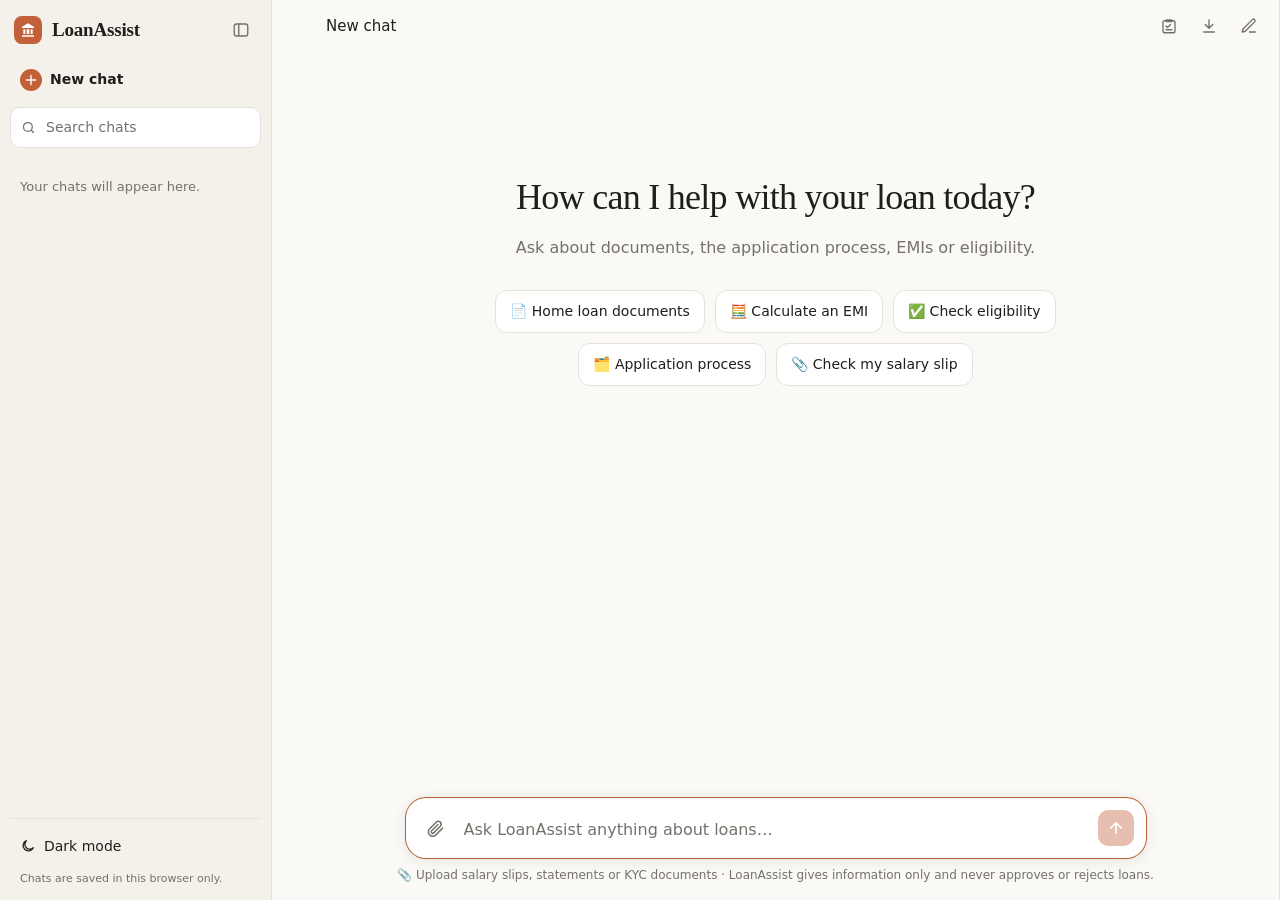
<file: frontend/index.html>
<!doctype html>
<html lang="en">
  <head>
    <meta charset="UTF-8" />
    <meta name="viewport" content="width=device-width, initial-scale=1.0" />
    <title>LoanAssist AI</title>
    <script>
      // Apply the saved theme before first paint to avoid a light/dark flash.
      try { const t = localStorage.getItem("loanassist.theme"); if (t) document.documentElement.dataset.theme = t; } catch {}
    </script>
    <link rel="stylesheet" href="css/styles.css" />
  </head>
  <body>
    <div class="app" id="app">
      <!-- ================= Sidebar ================= -->
      <aside class="sidebar" id="sidebar" aria-label="Chat history">
        <div class="sidebar-top">
          <div class="brand">
            <span class="brand-mark" aria-hidden="true">
              <svg viewBox="0 0 24 24" width="16" height="16"><path fill="currentColor" d="M12 2 3 7v2h18V7l-9-5Zm-7 9v7h3v-7H5Zm5 0v7h4v-7h-4Zm6 0v7h3v-7h-3ZM3 20v2h18v-2H3Z"/></svg>
            </span>
            <span class="brand-name">LoanAssist</span>
          </div>
          <button class="icon-btn" id="closeSidebar" type="button" title="Close sidebar" aria-label="Close sidebar">
            <svg viewBox="0 0 24 24" width="18" height="18" aria-hidden="true"><rect x="3" y="4" width="18" height="16" rx="3" fill="none" stroke="currentColor" stroke-width="1.8"/><path d="M9 4v16" stroke="currentColor" stroke-width="1.8"/></svg>
          </button>
        </div>

        <button id="newChat" class="new-chat-btn" type="button">
          <svg viewBox="0 0 24 24" width="16" height="16" aria-hidden="true"><path fill="none" stroke="currentColor" stroke-width="2" stroke-linecap="round" d="M12 5v14M5 12h14"/></svg>
          New chat
        </button>

        <div class="search">
          <svg viewBox="0 0 24 24" width="15" height="15" aria-hidden="true"><circle cx="11" cy="11" r="7" fill="none" stroke="currentColor" stroke-width="2"/><path d="m20 20-3.5-3.5" stroke="currentColor" stroke-width="2" stroke-linecap="round"/></svg>
          <label class="sr-only" for="searchInput">Search chats</label>
          <input id="searchInput" type="search" placeholder="Search chats" autocomplete="off" />
        </div>

        <nav class="history" id="history" aria-label="Previous chats"></nav>

        <div class="sidebar-footer">
          <div class="account" id="account" hidden>
            <span class="account-avatar" id="accountInitial" aria-hidden="true"></span>
            <span class="account-email" id="accountEmail"></span>
            <button class="icon-btn" id="signOut" type="button" title="Sign out" aria-label="Sign out">
              <svg viewBox="0 0 24 24" width="16" height="16" aria-hidden="true"><path d="M15 4h3a2 2 0 0 1 2 2v12a2 2 0 0 1-2 2h-3M10 17l5-5-5-5M15 12H3" fill="none" stroke="currentColor" stroke-width="2" stroke-linecap="round" stroke-linejoin="round"/></svg>
            </button>
          </div>
          <button id="themeToggle" class="theme-btn" type="button" aria-label="Toggle light or dark mode">
            <svg class="icon-sun" viewBox="0 0 24 24" width="16" height="16" aria-hidden="true"><circle cx="12" cy="12" r="4" fill="none" stroke="currentColor" stroke-width="2"/><path d="M12 2v2M12 20v2M4.9 4.9l1.4 1.4M17.7 17.7l1.4 1.4M2 12h2M20 12h2M4.9 19.1l1.4-1.4M17.7 6.3l1.4-1.4" stroke="currentColor" stroke-width="2" stroke-linecap="round"/></svg>
            <svg class="icon-moon" viewBox="0 0 24 24" width="16" height="16" aria-hidden="true"><path d="M20 14.5A8 8 0 1 1 9.5 4a6.5 6.5 0 0 0 10.5 10.5Z" fill="none" stroke="currentColor" stroke-width="2" stroke-linejoin="round"/></svg>
            <span id="themeLabel">Dark mode</span>
          </button>
          <p class="storage-note" id="storageNote">Chats are saved in this browser only.</p>
        </div>
      </aside>
      <div class="backdrop" id="backdrop"></div>

      <!-- ================= Main ================= -->
      <div class="main">
        <header class="topbar">
          <button class="icon-btn" id="openSidebar" type="button" title="Open sidebar" aria-label="Open sidebar">
            <svg viewBox="0 0 24 24" width="18" height="18" aria-hidden="true"><rect x="3" y="4" width="18" height="16" rx="3" fill="none" stroke="currentColor" stroke-width="1.8"/><path d="M9 4v16" stroke="currentColor" stroke-width="1.8"/></svg>
          </button>
          <h2 id="chatTitle" class="chat-title">New chat</h2>
          <button class="icon-btn" id="openChecklist" type="button" title="Application checklist" aria-label="Application checklist">
            <svg viewBox="0 0 24 24" width="18" height="18" aria-hidden="true"><path d="M9 4h6a1 1 0 0 1 1 1v1H8V5a1 1 0 0 1 1-1Z M8 5H6a2 2 0 0 0-2 2v12a2 2 0 0 0 2 2h12a2 2 0 0 0 2-2V7a2 2 0 0 0-2-2h-2 M8 12l2 2 4-4 M8 17h8" fill="none" stroke="currentColor" stroke-width="1.8" stroke-linecap="round" stroke-linejoin="round"/></svg>
          </button>
          <button class="icon-btn" id="exportChat" type="button" title="Export chat as PDF" aria-label="Export chat as PDF">
            <svg viewBox="0 0 24 24" width="18" height="18" aria-hidden="true"><path d="M12 4v11M7 10l5 5 5-5M5 20h14" fill="none" stroke="currentColor" stroke-width="1.8" stroke-linecap="round" stroke-linejoin="round"/></svg>
          </button>
          <button class="icon-btn" id="topNewChat" type="button" title="New chat" aria-label="New chat">
            <svg viewBox="0 0 24 24" width="18" height="18" aria-hidden="true"><path d="M12 20h9M16.5 3.5a2.1 2.1 0 0 1 3 3L7 19l-4 1 1-4Z" fill="none" stroke="currentColor" stroke-width="1.8" stroke-linejoin="round"/></svg>
          </button>
        </header>

        <main id="scroller" class="scroller">
          <div class="thread" id="thread">
            <header class="print-header" aria-hidden="true"><strong id="printTitle"></strong><span id="printMeta"></span></header>
            <section id="welcome" class="welcome">
              <h1>How can I help with your loan today?</h1>
              <p>Ask about documents, the application process, EMIs or eligibility.</p>
              <div class="suggestions">
                <button type="button" class="chip" data-prompt="What documents are required for a home loan?">📄 Home loan documents</button>
                <button type="button" class="chip" data-prompt="Calculate EMI for a 5000000 loan at 8.5% for 20 years">🧮 Calculate an EMI</button>
                <button type="button" class="chip" data-prompt="What is the eligibility criteria for a personal loan?">✅ Check eligibility</button>
                <button type="button" class="chip" data-prompt="Explain the loan application process step by step">🗂️ Application process</button>
                <button type="button" class="chip" data-action="upload">📎 Check my salary slip</button>
              </div>
            </section>
            <section id="chatMessages" class="messages" aria-live="polite"></section>
          </div>
        </main>

        <footer class="composer-wrap">
          <form id="chatForm" class="composer">
            <button id="attachButton" class="attach-btn" type="button" title="Upload a document (PDF, PNG, JPG · up to 20 MB)" aria-label="Upload a document">
              <svg viewBox="0 0 24 24" width="19" height="19" aria-hidden="true"><path d="m21 11.5-8.6 8.6a5.5 5.5 0 0 1-7.8-7.8l8.6-8.6a3.7 3.7 0 0 1 5.2 5.2l-8.6 8.6a1.8 1.8 0 0 1-2.6-2.6l7.9-7.9" fill="none" stroke="currentColor" stroke-width="1.9" stroke-linecap="round" stroke-linejoin="round"/></svg>
            </button>
            <input id="fileInput" type="file" accept="application/pdf,image/png,image/jpeg" hidden />
            <label class="sr-only" for="messageInput">Your message</label>
            <textarea id="messageInput" rows="1" maxlength="4000" placeholder="Ask LoanAssist anything about loans…" required></textarea>
            <button id="sendButton" class="send-btn" type="submit" aria-label="Send message" disabled>
              <svg viewBox="0 0 24 24" width="18" height="18" aria-hidden="true"><path fill="none" stroke="currentColor" stroke-width="2.2" stroke-linecap="round" stroke-linejoin="round" d="M12 19V5M5 12l7-7 7 7"/></svg>
            </button>
          </form>
          <p class="note">📎 Upload salary slips, statements or KYC documents · LoanAssist gives information only and never approves or rejects loans.</p>
        </footer>
      </div>

      <!-- Side panel: source preview / application checklist -->
      <aside class="side-panel" id="sidePanel" aria-hidden="true">
        <div class="panel-head">
          <h2 id="panelTitle"></h2>
          <button class="icon-btn" id="closePanel" type="button" title="Close" aria-label="Close panel">
            <svg viewBox="0 0 24 24" width="18" height="18" aria-hidden="true"><path d="M6 6l12 12M18 6 6 18" fill="none" stroke="currentColor" stroke-width="2" stroke-linecap="round"/></svg>
          </button>
        </div>
        <div class="panel-body" id="panelBody"></div>
      </aside>
    </div>

    <div class="toast" id="toast" role="status" aria-live="polite"></div>

    <!-- ================= Sign-in screen ================= -->
    <div class="auth-gate" id="authGate" hidden>
      <div class="auth-card">
        <span class="brand-mark big" aria-hidden="true">
          <svg viewBox="0 0 24 24" width="24" height="24"><path fill="currentColor" d="M12 2 3 7v2h18V7l-9-5Zm-7 9v7h3v-7H5Zm5 0v7h4v-7h-4Zm6 0v7h3v-7h-3ZM3 20v2h18v-2H3Z"/></svg>
        </span>
        <h1>Welcome to LoanAssist</h1>
        <p>Sign in to chat and keep your history on every device.</p>
        <button id="signIn" class="primary-btn" type="button">Sign in</button>
        <button id="signUp" class="secondary-btn" type="button">Create an account</button>
        <p class="auth-error" id="authError" hidden></p>
        <p class="fine-print">LoanAssist gives information only. It does not approve or reject loans.</p>
      </div>
    </div>

    <script src="js/config.js"></script>
    <script src="js/auth-config.js"></script>
    <script src="js/app.js"></script>
  </body>
</html>
</file>
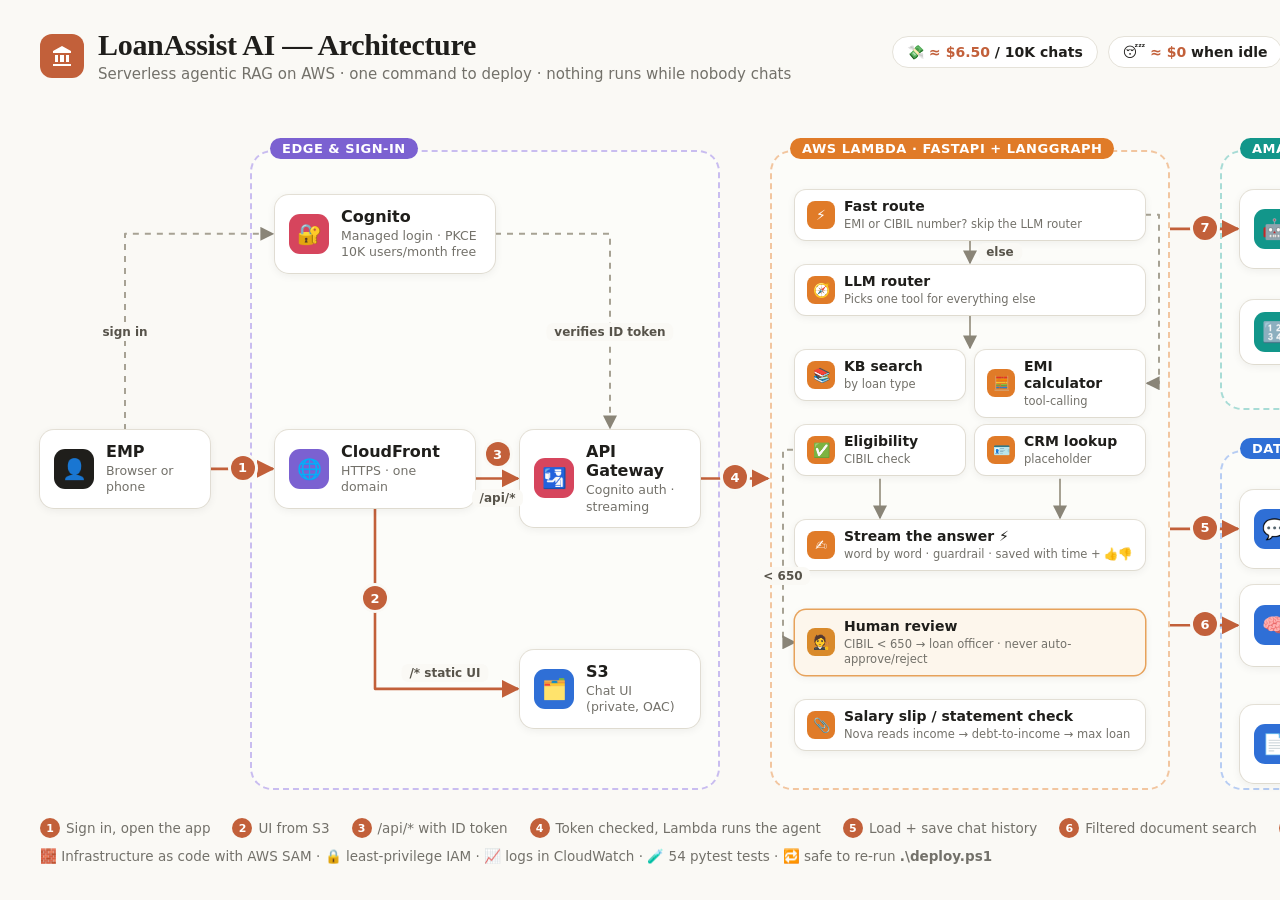
<file: docs/architecture.html>
<!doctype html>
<!-- Source for docs/architecture.png. Re-render with headless Chrome at 1680x900, scale 2. -->
<html lang="en">
<head>
<meta charset="utf-8" />
<title>LoanAssist AI architecture</title>
<style>
  :root {
    --bg: #faf9f5; --card: #ffffff; --text: #1f1e1b; --muted: #73716a; --line: #b9b4a7;
    --accent: #c2603a;
    --edge: #7b61d1; --auth: #d6455d; --compute: #e07b28; --ai: #12968a; --data: #2f6fd6; --ops: #6b7280;
  }
  * { box-sizing: border-box; }
  body { margin: 0; width: 1680px; height: 900px; background: var(--bg); font-family: "Segoe UI", system-ui, sans-serif; color: var(--text); position: relative; overflow: hidden; }
  .title { position: absolute; left: 40px; top: 28px; display: flex; align-items: center; gap: 14px; }
  .logo { width: 44px; height: 44px; border-radius: 12px; background: var(--accent); display: grid; place-items: center; color: #fff; }
  .title h1 { margin: 0; font: 600 30px/1.1 "Palatino Linotype", Georgia, serif; letter-spacing: -0.01em; }
  .title p { margin: 4px 0 0; color: var(--muted); font-size: 15px; }
  .chips { position: absolute; right: 40px; top: 36px; display: flex; gap: 10px; }
  .chip { padding: 7px 14px; border-radius: 999px; background: var(--card); border: 1px solid #e5e2d9; font-size: 14px; font-weight: 600; }
  .chip b { color: var(--accent); }

  .group { position: absolute; border-radius: 22px; border: 2px dashed; background: rgba(255,255,255,0.45); }
  .group > .label { position: absolute; top: -14px; left: 18px; padding: 3px 12px; border-radius: 999px; color: #fff; font-size: 13px; font-weight: 700; letter-spacing: 0.04em; text-transform: uppercase; }

  .node { position: absolute; display: flex; align-items: center; gap: 12px; padding: 12px 14px; background: var(--card); border-radius: 14px; box-shadow: 0 2px 10px rgba(30,25,15,0.07), 0 0 0 1px #e8e4da; z-index: 2; }
  .node .ic { flex: none; width: 40px; height: 40px; border-radius: 11px; display: grid; place-items: center; color: #fff; font-size: 20px; font-weight: 700; }
  .node h3 { margin: 0; font-size: 16px; line-height: 1.2; }
  .node p { margin: 2px 0 0; font-size: 12.5px; color: var(--muted); line-height: 1.3; }
  .node.small { padding: 8px 12px; border-radius: 11px; gap: 9px; }
  .node.small .ic { width: 28px; height: 28px; border-radius: 8px; font-size: 14px; }
  .node.small h3 { font-size: 14px; }
  .node.small p { font-size: 11.5px; }
  .node.warn { box-shadow: 0 0 0 1.5px #e7a25b, 0 2px 10px rgba(30,25,15,0.07); background: #fdf6ec; }

  .edge .ic { background: var(--edge); } .auth .ic { background: var(--auth); } .compute .ic { background: var(--compute); }
  .ai .ic { background: var(--ai); } .data .ic { background: var(--data); } .ops .ic { background: var(--ops); } .user .ic { background: var(--text); }

  svg.wires { position: absolute; inset: 0; z-index: 1; overflow: visible; }
  .lbl { position: absolute; z-index: 3; transform: translate(-50%, -50%); padding: 2px 8px; border-radius: 7px; background: var(--bg); font-size: 12px; font-weight: 600; color: #57534a; white-space: nowrap; }
  .num { position: absolute; z-index: 4; transform: translate(-50%, -50%); width: 24px; height: 24px; border-radius: 50%; background: var(--accent); color: #fff; display: grid; place-items: center; font-size: 13px; font-weight: 700; box-shadow: 0 0 0 3px var(--bg); }

  .legend { position: absolute; left: 40px; top: 818px; right: 40px; display: flex; flex-direction: column; gap: 10px; font-size: 13.5px; color: var(--muted); }
  .legend ol { margin: 0; padding: 0; list-style: none; display: flex; gap: 22px; white-space: nowrap; }
  .legend li { display: flex; align-items: center; gap: 6px; }
  .legend li span { width: 20px; height: 20px; border-radius: 50%; background: var(--accent); color: #fff; display: grid; place-items: center; font-size: 11px; font-weight: 700; }
</style>
</head>
<body>
  <div class="title">
    <div class="logo"><svg viewBox="0 0 24 24" width="24" height="24"><path fill="currentColor" d="M12 2 3 7v2h18V7l-9-5Zm-7 9v7h3v-7H5Zm5 0v7h4v-7h-4Zm6 0v7h3v-7h-3ZM3 20v2h18v-2H3Z"/></svg></div>
    <div><h1>LoanAssist AI — Architecture</h1><p>Serverless agentic RAG on AWS · one command to deploy · nothing runs while nobody chats</p></div>
  </div>
  <div class="chips">
    <div class="chip">💸 <b>≈ $6.50</b> / 10K chats</div>
    <div class="chip">😴 <b>≈ $0</b> when idle</div>
    <div class="chip">⚡ <b>streamed</b> answers</div>
    <div class="chip">🚀 <b>.\deploy.ps1</b></div>
  </div>

  <!-- Groups -->
  <div class="group" style="left:250px;top:150px;width:470px;height:640px;border-color:#c9bdf0"><div class="label" style="background:var(--edge)">Edge &amp; Sign-in</div></div>
  <div class="group" style="left:770px;top:150px;width:400px;height:640px;border-color:#f2c6a0"><div class="label" style="background:var(--compute)">AWS Lambda · FastAPI + LangGraph</div></div>
  <div class="group" style="left:1220px;top:150px;width:420px;height:260px;border-color:#a8dcd6"><div class="label" style="background:var(--ai)">Amazon Bedrock</div></div>
  <div class="group" style="left:1220px;top:450px;width:420px;height:340px;border-color:#b7cdf3"><div class="label" style="background:var(--data)">Data</div></div>

  <!-- User -->
  <div class="node user" id="user" style="left:40px;top:430px;width:170px"><div class="ic">👤</div><div><h3>EMP</h3><p>Browser or phone</p></div></div>

  <!-- Edge & auth -->
  <div class="node auth" id="cognito" style="left:275px;top:195px;width:220px"><div class="ic">🔐</div><div><h3>Cognito</h3><p>Managed login · PKCE<br/>10K users/month free</p></div></div>
  <div class="node edge" id="cf" style="left:275px;top:430px;width:200px"><div class="ic">🌐</div><div><h3>CloudFront</h3><p>HTTPS · one domain</p></div></div>
  <div class="node auth" id="apigw" style="left:520px;top:430px;width:180px"><div class="ic">🛂</div><div><h3>API Gateway</h3><p>Cognito auth · streaming</p></div></div>
  <div class="node data" id="s3web" style="left:520px;top:650px;width:180px"><div class="ic">🗂️</div><div><h3>S3</h3><p>Chat UI (private, OAC)</p></div></div>

  <!-- Lambda: agent flow -->
  <div class="node small compute" id="fast" style="left:795px;top:190px;width:350px"><div class="ic">⚡</div><div><h3>Fast route</h3><p>EMI or CIBIL number? skip the LLM router</p></div></div>
  <div class="node small compute" id="router" style="left:795px;top:265px;width:350px"><div class="ic">🧭</div><div><h3>LLM router</h3><p>Picks one tool for everything else</p></div></div>
  <div class="node small compute" id="tkb" style="left:795px;top:350px;width:170px"><div class="ic">📚</div><div><h3>KB search</h3><p>by loan type</p></div></div>
  <div class="node small compute" id="temi" style="left:975px;top:350px;width:170px"><div class="ic">🧮</div><div><h3>EMI calculator</h3><p>tool-calling</p></div></div>
  <div class="node small compute" id="tel" style="left:795px;top:425px;width:170px"><div class="ic">✅</div><div><h3>Eligibility</h3><p>CIBIL check</p></div></div>
  <div class="node small compute" id="tcust" style="left:975px;top:425px;width:170px"><div class="ic">🪪</div><div><h3>CRM lookup</h3><p>placeholder</p></div></div>
  <div class="node small compute" id="gen" style="left:795px;top:520px;width:350px"><div class="ic">✍️</div><div><h3>Stream the answer ⚡</h3><p>word by word · guardrail · saved with time + 👍👎</p></div></div>
  <div class="node small warn" id="human" style="left:795px;top:610px;width:350px"><div class="ic" style="background:#d98a2b">🧑‍⚖️</div><div><h3>Human review</h3><p>CIBIL &lt; 650 → loan officer · never auto-approve/reject</p></div></div>
  <div class="node small compute" id="docchk" style="left:795px;top:700px;width:350px"><div class="ic">📎</div><div><h3>Salary slip / statement check</h3><p>Nova reads income → debt-to-income → max loan</p></div></div>

  <!-- Bedrock -->
  <div class="node ai" id="nova" style="left:1240px;top:190px;width:185px"><div class="ic">🤖</div><div><h3>Nova Lite</h3><p>router · tools · reads PDFs</p></div></div>
  <div class="node ai" id="guard" style="left:1440px;top:190px;width:180px"><div class="ic">🛡️</div><div><h3>Guardrail</h3><p>question + answer only</p></div></div>
  <div class="node ai" id="titan" style="left:1240px;top:300px;width:380px"><div class="ic">🔢</div><div><h3>Titan Embeddings V2</h3><p>1024-dim vectors for documents and questions</p></div></div>

  <!-- Data -->
  <div class="node data" id="ddb" style="left:1240px;top:490px;width:380px"><div class="ic">💬</div><div><h3>DynamoDB</h3><p>Chats · feedback · document facts — per user, every device</p></div></div>
  <div class="node data" id="kb" style="left:1240px;top:585px;width:205px"><div class="ic">🧠</div><div><h3>Knowledge Base</h3><p>loan_type filter</p></div></div>
  <div class="node data" id="vec" style="left:1460px;top:585px;width:160px"><div class="ic">📐</div><div><h3>S3 Vectors</h3><p>pay-per-use index</p></div></div>
  <div class="node data" id="docs" style="left:1240px;top:705px;width:380px"><div class="ic">📄</div><div><h3>S3 · loan documents</h3><p>home / personal / general + metadata.json tags</p></div></div>

  <svg class="wires" id="wires"><defs>
    <marker id="arrow" viewBox="0 0 10 10" refX="9" refY="5" markerWidth="7" markerHeight="7" orient="auto-start-reverse"><path d="M0 0 10 5 0 10z" fill="#8a8578"/></marker>
    <marker id="arrowA" viewBox="0 0 10 10" refX="9" refY="5" markerWidth="7" markerHeight="7" orient="auto-start-reverse"><path d="M0 0 10 5 0 10z" fill="#c2603a"/></marker>
  </defs></svg>

  <div class="legend">
    <ol>
      <li><span>1</span>Sign in, open the app</li>
      <li><span>2</span>UI from S3</li>
      <li><span>3</span>/api/* with ID token</li>
      <li><span>4</span>Token checked, Lambda runs the agent</li>
      <li><span>5</span>Load + save chat history</li>
      <li><span>6</span>Filtered document search</li>
      <li><span>7</span>Nova Lite streams the answer through the guardrail</li>
    </ol>
    <div>🧱 Infrastructure as code with AWS SAM · 🔒 least-privilege IAM · 📈 logs in CloudWatch · 🧪 54 pytest tests · 🔁 safe to re-run <b>.\deploy.ps1</b></div>
  </div>

<script>
  const svg = document.getElementById("wires");
  const box = (id) => { const r = document.getElementById(id).getBoundingClientRect(); return { l: r.left, r: r.right, t: r.top, b: r.bottom, cx: (r.left + r.right) / 2, cy: (r.top + r.bottom) / 2 }; };
  const groupBox = { l: 770, r: 1170, t: 150, b: 790 };
  function path(points, { dashed = false, accent = false } = {}) {
    const p = document.createElementNS("http://www.w3.org/2000/svg", "path");
    p.setAttribute("d", "M" + points.map((q) => q.join(" ")).join(" L"));
    p.setAttribute("fill", "none");
    p.setAttribute("stroke", accent ? "#c2603a" : "#a7a294");
    p.setAttribute("stroke-width", accent ? "2.6" : "2");
    p.setAttribute("stroke-linejoin", "round");
    if (dashed) p.setAttribute("stroke-dasharray", "6 6");
    p.setAttribute("marker-end", accent ? "url(#arrowA)" : "url(#arrow)");
    svg.append(p);
  }
  function label(x, y, text) { const d = document.createElement("div"); d.className = "lbl"; d.style.left = x + "px"; d.style.top = y + "px"; d.textContent = text; document.body.append(d); }
  function num(x, y, n) { const d = document.createElement("div"); d.className = "num"; d.style.left = x + "px"; d.style.top = y + "px"; d.textContent = n; document.body.append(d); }

  const u = box("user"), cg = box("cognito"), cf = box("cf"), ag = box("apigw"), s3 = box("s3web");
  // 1 user -> cloudfront, user -> cognito
  path([[u.r, cf.cy], [cf.l - 2, cf.cy]], { accent: true }); num((u.r + cf.l) / 2, cf.cy - 1, 1);
  path([[u.cx, u.t], [u.cx, cg.cy], [cg.l - 2, cg.cy]], { dashed: true }); label(u.cx, (u.t + cg.cy) / 2, "sign in");
  // 2 cloudfront -> s3 (/*)
  path([[cf.cx, cf.b], [cf.cx, s3.cy], [s3.l - 2, s3.cy]], { accent: true }); num(cf.cx, (cf.b + s3.cy) / 2, 2); label(cf.cx + 70, s3.cy - 16, "/*  static UI");
  // 3 cloudfront -> api gateway (/api/*)
  path([[cf.r, ag.cy], [ag.l - 2, ag.cy]], { accent: true }); num((cf.r + ag.l) / 2, ag.cy - 24, 3); label((cf.r + ag.l) / 2, ag.cy + 20, "/api/*");
  // cognito -> api gateway (verifies token)
  path([[cg.r, cg.cy], [ag.cx, cg.cy], [ag.cx, ag.t - 2]], { dashed: true }); label(ag.cx, (cg.cy + ag.t) / 2, "verifies ID token");
  // 4 api gateway -> lambda
  path([[ag.r, ag.cy], [groupBox.l - 2, ag.cy]], { accent: true }); num((ag.r + groupBox.l) / 2, ag.cy - 1, 4);

  // agent internal flow
  const f = box("fast"), r = box("router"), kb = box("tkb"), em = box("temi"), el = box("tel"), cu = box("tcust"), g = box("gen"), h = box("human");
  path([[f.cx, f.b], [f.cx, r.t - 2]]); label(f.cx + 30, (f.b + r.t) / 2, "else");
  path([[r.cx, r.b], [r.cx, kb.t - 2]]);
  path([[kb.cx, el.b + 4], [kb.cx, g.t - 2]]);
  path([[em.cx, cu.b + 4], [em.cx, g.t - 2]]);
  path([[f.r, f.cy], [f.r + 14, f.cy], [f.r + 14, em.cy], [em.r + 2, em.cy]], { dashed: true });
  path([[h.l, h.cy], [h.l - 12, h.cy], [h.l - 12, el.cy], [el.l - 2, el.cy]].reverse(), { dashed: true }); label(h.l - 12, (el.cy + h.cy) / 2 + 30, "< 650");

  // lambda -> right side
  const nv = box("nova"), gd = box("guard"), ti = box("titan"), dd = box("ddb"), k = box("kb"), v = box("vec"), dc = box("docs");
  path([[groupBox.r, nv.cy], [nv.l - 2, nv.cy]], { accent: true }); num((groupBox.r + nv.l) / 2, nv.cy - 1, 7);
  path([[nv.r, nv.cy], [gd.l - 2, gd.cy]]);
  path([[groupBox.r, dd.cy], [dd.l - 2, dd.cy]], { accent: true }); num((groupBox.r + dd.l) / 2, dd.cy - 1, 5);
  path([[groupBox.r, k.cy], [k.l - 2, k.cy]], { accent: true }); num((groupBox.r + k.l) / 2, k.cy - 1, 6);
  path([[k.r, k.cy], [v.l - 2, k.cy]]);
  path([[k.cx, dc.t], [k.cx, k.b + 2]], { dashed: true }); label(k.cx + 52, (dc.t + k.b) / 2, "ingestion");</script>
</body>
</html>
</file>
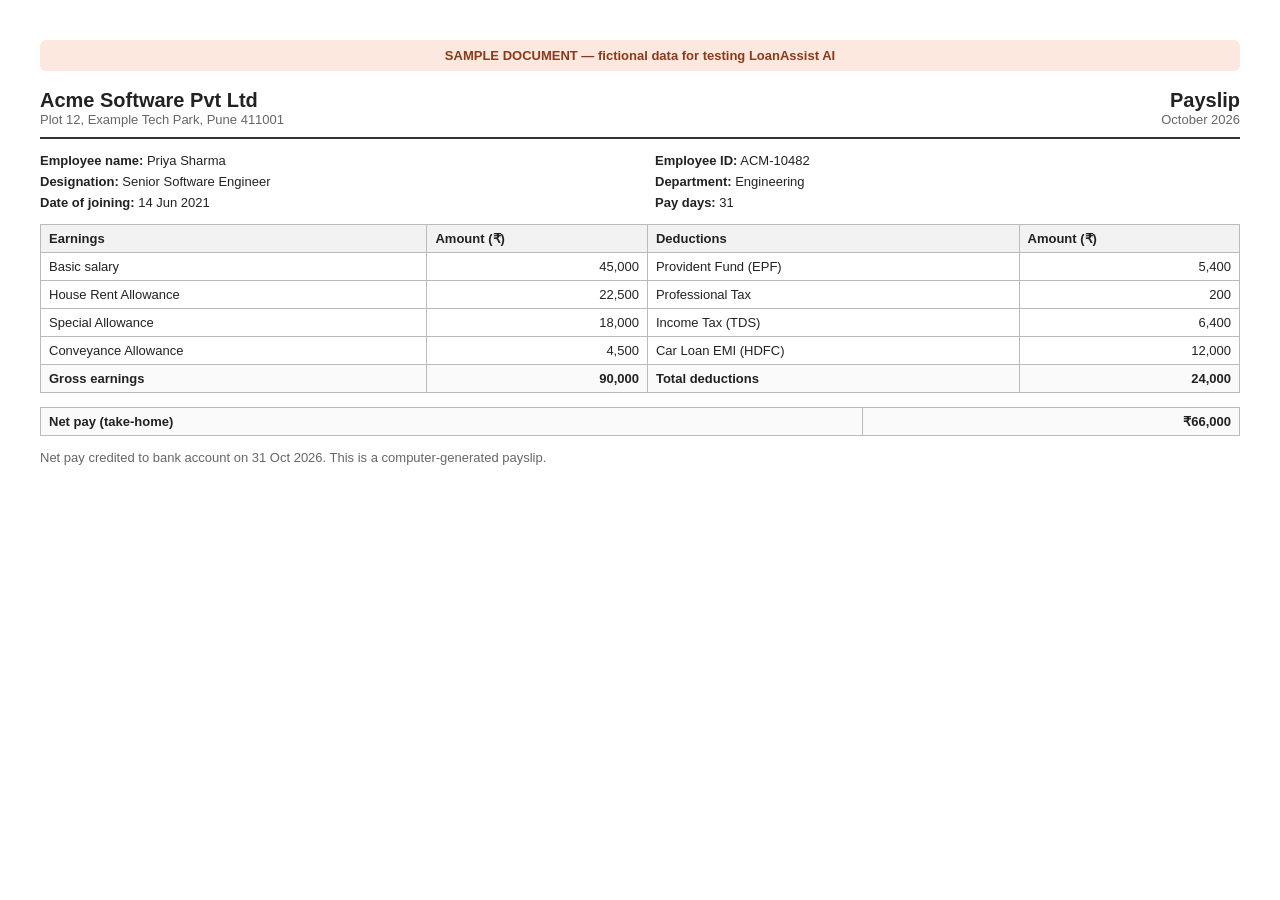
<file: docs/samples/sample-salary-slip.html>
<!doctype html>
<!-- Source for sample-salary-slip.pdf (fictional data, for testing the upload feature). -->
<html><head><meta charset="utf-8"><title>Sample salary slip</title>
<style>
  body { font-family: Arial, sans-serif; margin: 40px; color: #222; font-size: 13px; }
  .banner { background: #fde8e0; color: #8a3a1a; padding: 8px 12px; border-radius: 6px; font-weight: bold; margin-bottom: 18px; text-align: center; }
  h1 { font-size: 20px; margin: 0; } .muted { color: #666; }
  .head { display: flex; justify-content: space-between; border-bottom: 2px solid #333; padding-bottom: 10px; margin-bottom: 14px; }
  table { width: 100%; border-collapse: collapse; margin-bottom: 14px; }
  td, th { border: 1px solid #bbb; padding: 6px 8px; } th { background: #f2f2f2; text-align: left; }
  td.n { text-align: right; } .total td { font-weight: bold; background: #fafafa; }
  .grid { display: grid; grid-template-columns: 1fr 1fr; gap: 6px 30px; margin-bottom: 14px; }
</style></head>
<body>
  <div class="banner">SAMPLE DOCUMENT — fictional data for testing LoanAssist AI</div>
  <div class="head">
    <div><h1>Acme Software Pvt Ltd</h1><div class="muted">Plot 12, Example Tech Park, Pune 411001</div></div>
    <div style="text-align:right"><h1>Payslip</h1><div class="muted">October 2026</div></div>
  </div>
  <div class="grid">
    <div><b>Employee name:</b> Priya Sharma</div><div><b>Employee ID:</b> ACM-10482</div>
    <div><b>Designation:</b> Senior Software Engineer</div><div><b>Department:</b> Engineering</div>
    <div><b>Date of joining:</b> 14 Jun 2021</div><div><b>Pay days:</b> 31</div>
  </div>
  <table>
    <tr><th>Earnings</th><th>Amount (₹)</th><th>Deductions</th><th>Amount (₹)</th></tr>
    <tr><td>Basic salary</td><td class="n">45,000</td><td>Provident Fund (EPF)</td><td class="n">5,400</td></tr>
    <tr><td>House Rent Allowance</td><td class="n">22,500</td><td>Professional Tax</td><td class="n">200</td></tr>
    <tr><td>Special Allowance</td><td class="n">18,000</td><td>Income Tax (TDS)</td><td class="n">6,400</td></tr>
    <tr><td>Conveyance Allowance</td><td class="n">4,500</td><td>Car Loan EMI (HDFC)</td><td class="n">12,000</td></tr>
    <tr class="total"><td>Gross earnings</td><td class="n">90,000</td><td>Total deductions</td><td class="n">24,000</td></tr>
  </table>
  <table><tr class="total"><td>Net pay (take-home)</td><td class="n">₹66,000</td></tr></table>
  <p class="muted">Net pay credited to bank account on 31 Oct 2026. This is a computer-generated payslip.</p>
</body></html>
</file>
<file: frontend/css/styles.css>
/* ================= Theme tokens ================= */
:root {
  --bg: #faf9f5;
  --sidebar-bg: #f3f1ea;
  --surface: #ffffff;
  --hover: #e9e6dc;
  --active: #e3dfd3;
  --user-bubble: #f0eee6;
  --text: #1f1e1b;
  --muted: #73716a;
  --border: #e5e2d9;
  --accent: #c2603a;
  --accent-hover: #a94f2c;
  --chip-bg: #ffffff;
  --code-bg: #f0eee6;
  --warn-bg: #fdf3e7;
  --warn-text: #8a4b12;
  --danger: #b3261e;
  --shadow: 0 2px 10px rgba(30, 25, 15, 0.06), 0 0 0 1px var(--border);
  --serif: "Iowan Old Style", "Palatino Linotype", Palatino, Georgia, serif;
  --sans: system-ui, -apple-system, "Segoe UI", Roboto, "Helvetica Neue", Arial, sans-serif;
  --sidebar-w: 272px;
  color-scheme: light;
}

@media (prefers-color-scheme: dark) {
  :root:not([data-theme="light"]) {
    --bg: #262624;
    --sidebar-bg: #1f1e1d;
    --surface: #30302e;
    --hover: #2f2e2b;
    --active: #3a3935;
    --user-bubble: #141413;
    --text: #ecebe6;
    --muted: #a6a39b;
    --border: #3e3e3a;
    --accent: #d97757;
    --accent-hover: #e2896b;
    --chip-bg: #30302e;
    --code-bg: #1d1d1b;
    --warn-bg: #3a2c1f;
    --warn-text: #f0c08f;
    --danger: #f28b82;
    --shadow: 0 2px 10px rgba(0, 0, 0, 0.25), 0 0 0 1px var(--border);
    color-scheme: dark;
  }
}
:root[data-theme="dark"] {
  --bg: #262624;
  --sidebar-bg: #1f1e1d;
  --surface: #30302e;
  --hover: #2f2e2b;
  --active: #3a3935;
  --user-bubble: #141413;
  --text: #ecebe6;
  --muted: #a6a39b;
  --border: #3e3e3a;
  --accent: #d97757;
  --accent-hover: #e2896b;
  --chip-bg: #30302e;
  --code-bg: #1d1d1b;
  --warn-bg: #3a2c1f;
  --warn-text: #f0c08f;
  --danger: #f28b82;
  --shadow: 0 2px 10px rgba(0, 0, 0, 0.25), 0 0 0 1px var(--border);
  color-scheme: dark;
}

/* ================= Base ================= */
* { box-sizing: border-box; }
html, body { height: 100%; }
body {
  margin: 0;
  background: var(--bg);
  color: var(--text);
  font: 16px/1.65 var(--sans);
  -webkit-font-smoothing: antialiased;
  transition: background 0.2s, color 0.2s;
}
button, input { font: inherit; color: inherit; }
.sr-only { position: absolute; width: 1px; height: 1px; overflow: hidden; clip: rect(0, 0, 0, 0); }

.app { display: flex; height: 100%; overflow: hidden; }
.main { flex: 1; min-width: 0; display: flex; flex-direction: column; }

.icon-btn {
  flex: none;
  display: inline-grid;
  place-items: center;
  width: 32px;
  height: 32px;
  border: 0;
  border-radius: 8px;
  background: transparent;
  color: var(--muted);
  cursor: pointer;
}
.icon-btn:hover { background: var(--hover); color: var(--text); }

.brand { display: flex; align-items: center; gap: 10px; min-width: 0; }
.brand-mark {
  flex: none;
  display: grid;
  place-items: center;
  width: 28px;
  height: 28px;
  border-radius: 8px;
  color: #fff;
  background: var(--accent);
}
.brand-name { font-family: var(--serif); font-size: 19px; font-weight: 600; letter-spacing: -0.01em; }

/* ================= Sidebar ================= */
.sidebar {
  flex: none;
  width: var(--sidebar-w);
  display: flex;
  flex-direction: column;
  gap: 6px;
  padding: 12px 10px;
  background: var(--sidebar-bg);
  border-right: 1px solid var(--border);
  transition: margin-left 0.25s ease, transform 0.25s ease;
}
.app.sidebar-collapsed .sidebar { margin-left: calc(-1 * var(--sidebar-w)); }

.sidebar-top { display: flex; align-items: center; justify-content: space-between; padding: 2px 4px 8px; }

.new-chat-btn {
  display: flex;
  align-items: center;
  gap: 8px;
  padding: 8px 10px;
  border: 0;
  border-radius: 10px;
  background: transparent;
  font-size: 14px;
  font-weight: 600;
  cursor: pointer;
}
.new-chat-btn svg { padding: 3px; width: 22px; height: 22px; border-radius: 50%; color: #fff; background: var(--accent); }
.new-chat-btn:hover { background: var(--hover); }

.search {
  display: flex;
  align-items: center;
  gap: 8px;
  margin: 2px 0 6px;
  padding: 7px 10px;
  border: 1px solid var(--border);
  border-radius: 10px;
  background: var(--surface);
  color: var(--muted);
}
.search:focus-within { border-color: var(--accent); }
.search input { flex: 1; min-width: 0; border: 0; outline: 0; background: transparent; font-size: 14px; }
.search input::placeholder { color: var(--muted); }

.history { flex: 1; overflow-y: auto; margin: 0 -4px; padding: 0 4px; scrollbar-width: thin; }
.history-group { margin: 14px 0 4px; padding: 0 10px; color: var(--muted); font-size: 12px; font-weight: 600; }
.history-empty { padding: 16px 10px; color: var(--muted); font-size: 13px; }

.history-item {
  position: relative;
  display: flex;
  align-items: center;
  border-radius: 9px;
  cursor: pointer;
}
.history-item:hover { background: var(--hover); }
.history-item.active { background: var(--active); }
.history-item .title {
  flex: 1;
  min-width: 0;
  padding: 7px 10px;
  overflow: hidden;
  font-size: 14px;
  text-overflow: ellipsis;
  white-space: nowrap;
}
.history-item .actions { display: none; gap: 2px; padding-right: 4px; }
.history-item:hover .actions,
.history-item.active .actions,
.history-item:focus-within .actions { display: flex; }
.history-item .actions .icon-btn { width: 26px; height: 26px; }
.history-item .actions .delete:hover { color: var(--danger); }
.history-item input.rename {
  flex: 1;
  min-width: 0;
  margin: 3px;
  padding: 4px 7px;
  border: 1px solid var(--accent);
  border-radius: 7px;
  outline: 0;
  background: var(--surface);
  font-size: 14px;
}

.sidebar-footer { padding-top: 8px; border-top: 1px solid var(--border); }
.theme-btn {
  display: flex;
  align-items: center;
  gap: 8px;
  width: 100%;
  padding: 8px 10px;
  border: 0;
  border-radius: 10px;
  background: transparent;
  font-size: 14px;
  cursor: pointer;
}
.theme-btn:hover { background: var(--hover); }
.theme-btn .icon-sun { display: none; }
.app.is-dark .theme-btn .icon-sun { display: block; }
.app.is-dark .theme-btn .icon-moon { display: none; }
.storage-note { margin: 4px 10px 0; color: var(--muted); font-size: 11px; }

.account { display: flex; align-items: center; gap: 10px; padding: 6px 4px 6px 10px; }
.account[hidden] { display: none; }
.account-avatar {
  flex: none;
  display: grid;
  place-items: center;
  width: 26px;
  height: 26px;
  border-radius: 50%;
  background: var(--text);
  color: var(--bg);
  font-size: 12px;
  font-weight: 700;
  text-transform: uppercase;
}
.account-email { flex: 1; min-width: 0; overflow: hidden; font-size: 13px; text-overflow: ellipsis; white-space: nowrap; }

/* ================= Sign-in screen ================= */
.auth-gate {
  position: fixed;
  inset: 0;
  z-index: 50;
  display: grid;
  place-items: center;
  padding: 20px;
  background: var(--bg);
}
.auth-gate[hidden] { display: none; }
.auth-card {
  width: min(400px, 100%);
  padding: 36px 32px 28px;
  border-radius: 20px;
  background: var(--surface);
  box-shadow: var(--shadow);
  text-align: center;
}
.brand-mark.big { width: 48px; height: 48px; margin: 0 auto 18px; border-radius: 14px; }
.auth-card h1 { margin: 0 0 8px; font-family: var(--serif); font-size: 26px; font-weight: 500; }
.auth-card p { margin: 0 0 24px; color: var(--muted); }
.primary-btn, .secondary-btn {
  display: block;
  width: 100%;
  margin-bottom: 10px;
  padding: 11px 14px;
  border-radius: 12px;
  font-weight: 600;
  cursor: pointer;
}
.primary-btn { border: 0; background: var(--accent); color: #fff; }
.primary-btn:hover { background: var(--accent-hover); }
.secondary-btn { border: 1px solid var(--border); background: transparent; }
.secondary-btn:hover { background: var(--hover); }
.auth-card .auth-error { margin: 6px 0 0; color: var(--danger); font-size: 14px; }
.auth-card .fine-print { margin: 18px 0 0; font-size: 12px; }

.loading-line { color: var(--muted); font-size: 14px; padding: 20px 0; }

/* ================= Time, day dividers ================= */
.msg-time { color: var(--muted); font-size: 12px; white-space: nowrap; }
.user-wrap { display: flex; flex-direction: column; align-items: flex-end; gap: 4px; max-width: 80%; }
.msg.user .user-wrap .content { max-width: 100%; }
.user-wrap .msg-time { padding-right: 6px; }
.day-divider { display: flex; align-items: center; gap: 12px; margin: 6px 0 22px; color: var(--muted); font-size: 12px; font-weight: 600; }
.day-divider::before, .day-divider::after { content: ""; flex: 1; height: 1px; background: var(--border); }

/* ================= Attachments + upload ================= */
.msg.user .content.attachment {
  display: flex; align-items: center; gap: 10px; padding: 10px 14px; white-space: normal;
}
.content.attachment svg { flex: none; color: var(--accent); }
.content.attachment div { display: flex; flex-direction: column; min-width: 0; line-height: 1.3; }
.content.attachment strong { overflow: hidden; text-overflow: ellipsis; white-space: nowrap; font-size: 14px; }
.content.attachment span { color: var(--muted); font-size: 12px; }
.attach-btn {
  flex: none; display: grid; place-items: center; width: 36px; height: 36px; margin-left: -6px;
  border: 0; border-radius: 10px; background: transparent; color: var(--muted); cursor: pointer;
}
.attach-btn:hover:not(:disabled) { background: var(--hover); color: var(--accent); }
.attach-btn:disabled { opacity: 0.4; cursor: default; }
.composer { padding-left: 12px; }
.composer-wrap.dragging .composer { box-shadow: 0 0 0 2px var(--accent), 0 8px 30px rgba(194, 96, 58, 0.18); }
.thinking-label { margin-left: 8px; color: var(--muted); font-size: 13px; animation: none; }
.thinking .thinking-label:empty { display: none; }

/* ================= Streaming ================= */
/* Blinking caret right after the last word, also when the answer currently ends inside a list. */
.content.streaming > p:last-child::after,
.content.streaming > h3:last-child::after,
.content.streaming > ul:last-child > li:last-child::after,
.content.streaming > ol:last-child > li:last-child::after {
  content: ""; display: inline-block; width: 8px; height: 1em; margin-left: 3px; vertical-align: -0.15em;
  border-radius: 2px; background: var(--accent); animation: caret 1s steps(2) infinite;
}
@keyframes caret { 50% { opacity: 0; } }

/* ================= Tables in answers ================= */
.table-wrap { margin: 4px 0 14px; overflow-x: auto; }
.content table { border-collapse: collapse; min-width: 60%; font-size: 15px; }
.content th, .content td { padding: 7px 14px; border-bottom: 1px solid var(--border); text-align: left; }
.content th { color: var(--muted); font-size: 13px; font-weight: 600; }
.content td.num, .content th.num { text-align: right; font-variant-numeric: tabular-nums; white-space: nowrap; }
.content tbody tr:last-child td { border-bottom: 0; font-weight: 650; }

/* ================= Feedback ================= */
.feedback { display: inline-flex; gap: 2px; }
.feedback .icon-btn.active.fb-up { color: #1f8a4c; background: rgba(31, 138, 76, 0.12); }
.feedback .icon-btn.active.fb-down { color: var(--danger); background: rgba(179, 38, 30, 0.1); }
.meta .msg-time { margin-left: 2px; }

/* ================= Citations + sources ================= */
.cite {
  display: inline-grid; place-items: center; min-width: 17px; height: 17px; margin: 0 1px 0 2px; padding: 0 4px;
  border-radius: 6px; background: var(--user-bubble); color: var(--accent);
  font-size: 11px; font-weight: 700; line-height: 1; vertical-align: 3px; cursor: pointer;
}
.cite:hover { background: var(--accent); color: #fff; }
.sources { margin: 12px 0 4px; border: 1px solid var(--border); border-radius: 12px; overflow: hidden; }
.sources-head { padding: 7px 12px; color: var(--muted); font-size: 12px; font-weight: 700; letter-spacing: 0.03em; text-transform: uppercase; background: var(--user-bubble); }
.sources ol { margin: 0; padding: 0; list-style: none; }
.source-item + .source-item { border-top: 1px solid var(--border); }
.source-top {
  display: flex; align-items: center; gap: 10px; width: 100%; padding: 8px 12px;
  border: 0; background: transparent; text-align: left; cursor: pointer;
}
.source-top:hover { background: var(--hover); }
.source-num {
  flex: none; display: grid; place-items: center; width: 20px; height: 20px; border-radius: 6px;
  background: var(--accent); color: #fff; font-size: 11px; font-weight: 700;
}
.source-title { font-size: 14px; font-weight: 600; }
.source-file { margin-left: auto; color: var(--muted); font-size: 12px; overflow: hidden; text-overflow: ellipsis; white-space: nowrap; }
.source-excerpt {
  display: none; margin: 0; padding: 0 12px 10px 42px; color: var(--muted); font-size: 13px; line-height: 1.5;
}
.source-item.open .source-excerpt { display: block; }
.source-item.flash { animation: flash 1.2s ease-out; }
@keyframes flash { 0% { background: rgba(194, 96, 58, 0.18); } 100% { background: transparent; } }

/* ================= Interactive EMI card ================= */
:root { --s-principal: #2f6fd6; --s-interest: #c2603a; }
:root[data-theme="dark"] { --s-principal: #5585dc; --s-interest: #d2734d; }
@media (prefers-color-scheme: dark) { :root:not([data-theme="light"]) { --s-principal: #5585dc; --s-interest: #d2734d; } }
.emi-card { margin: 12px 0 4px; padding: 16px; border: 1px solid var(--border); border-radius: 16px; background: var(--surface); }
.emi-head { display: flex; flex-wrap: wrap; align-items: flex-end; justify-content: space-between; gap: 12px; }
.emi-label { color: var(--muted); font-size: 12px; font-weight: 600; text-transform: uppercase; letter-spacing: 0.04em; }
.emi-value { font-family: var(--serif); font-size: 30px; font-weight: 600; line-height: 1.1; font-variant-numeric: tabular-nums; }
.emi-stats { display: flex; gap: 18px; }
.emi-stats div { display: flex; flex-direction: column; align-items: flex-end; }
.emi-stats span { color: var(--muted); font-size: 12px; }
.emi-stats b { font-size: 15px; font-variant-numeric: tabular-nums; }
.emi-sliders { display: grid; grid-template-columns: repeat(3, 1fr); gap: 14px; margin: 14px 0 10px; }
.emi-sliders label { display: flex; flex-direction: column; gap: 6px; font-size: 13px; color: var(--muted); }
.emi-sliders label span { display: flex; justify-content: space-between; gap: 6px; }
.emi-sliders b { color: var(--text); font-variant-numeric: tabular-nums; }
.emi-sliders input[type=range] { width: 100%; accent-color: var(--accent); }
.emi-chart-head { display: flex; justify-content: space-between; align-items: center; margin-bottom: 4px; color: var(--muted); font-size: 12.5px; }
.emi-legend { display: inline-flex; align-items: center; gap: 6px; }
.sw { display: inline-block; width: 10px; height: 10px; margin-left: 6px; border-radius: 3px; }
.sw.principal { background: var(--s-principal); } .sw.interest { background: var(--s-interest); }
.emi-plot { position: relative; }
.emi-plot svg { display: block; width: 100%; height: 170px; overflow: visible; }
.emi-axis { stroke: var(--border); stroke-width: 1; }
.emi-tick { fill: var(--muted); font-size: 10px; text-anchor: middle; }
.emi-bar rect.principal { fill: var(--s-principal); }
.emi-bar rect.interest { fill: var(--s-interest); }
.emi-bar rect.hit { fill: transparent; }
.emi-bar.on rect.principal, .emi-bar.on rect.interest { opacity: 0.8; }
.emi-tip {
  position: absolute; top: 0; transform: translateX(-50%); z-index: 2; display: flex; flex-direction: column; gap: 2px;
  padding: 7px 10px; border-radius: 10px; background: var(--text); color: var(--bg); font-size: 12px; pointer-events: none; white-space: nowrap;
}
.emi-tip[hidden] { display: none; }
.emi-tip .sw { margin: 0 5px 0 0; }
.emi-table { margin-top: 10px; font-size: 14px; }
.emi-table summary { cursor: pointer; color: var(--muted); font-size: 13px; }
.emi-table summary:hover { color: var(--text); }
.emi-table .table-wrap { max-height: 260px; overflow: auto; margin-top: 8px; }
.emi-table table { width: 100%; font-size: 13px; }
.emi-table tbody tr:last-child td { font-weight: 400; }
@media (max-width: 600px) { .emi-sliders { grid-template-columns: 1fr; } .emi-stats { gap: 12px; } }

/* ================= Written feedback ================= */
.feedback-write {
  display: inline-flex; align-items: center; gap: 5px; height: 30px; padding: 0 10px; margin-left: 2px;
  border: 1px solid var(--border); border-radius: 999px; background: transparent; color: var(--muted);
  font-size: 12.5px; cursor: pointer;
}
.feedback-write:hover { color: var(--text); background: var(--hover); }
.feedback-write.sent { color: #1f8a4c; border-color: rgba(31, 138, 76, 0.35); }
.feedback-form {
  margin-top: 10px; padding: 12px; border: 1px solid var(--border); border-radius: 14px; background: var(--surface);
}
.feedback-form[hidden] { display: none; }
.feedback-label { display: block; margin-bottom: 6px; font-size: 14px; font-weight: 600; }
.feedback-form textarea {
  width: 100%; min-height: 64px; padding: 8px 10px; border: 1px solid var(--border); border-radius: 10px;
  background: var(--bg); color: var(--text); font: inherit; font-size: 14px; resize: vertical; outline: 0;
}
.feedback-form textarea:focus { border-color: var(--accent); }
.feedback-actions { display: flex; align-items: center; gap: 8px; margin-top: 8px; }
.feedback-hint { margin-right: auto; color: var(--muted); font-size: 12px; }
.link-btn { padding: 6px 10px; border: 0; background: transparent; color: var(--muted); font-size: 13px; cursor: pointer; }
.link-btn:hover { color: var(--text); }
.small-btn { padding: 7px 14px; border: 0; border-radius: 9px; background: var(--accent); color: #fff; font-size: 13px; font-weight: 600; cursor: pointer; }
.small-btn:hover { background: var(--accent-hover); }
.small-btn:disabled { opacity: 0.5; cursor: default; }
@media (max-width: 600px) { .feedback-hint { display: none; } .source-file { display: none; } }

/* ================= Edit / regenerate / stop / follow-ups ================= */
.user-foot { display: flex; align-items: center; justify-content: flex-end; gap: 4px; }
.user-foot .edit-btn { width: 26px; height: 26px; opacity: 0; transition: opacity 0.15s; }
.msg.user:hover .edit-btn, .user-foot .edit-btn:focus { opacity: 1; }
@media (hover: none) { .user-foot .edit-btn { opacity: 1; } }
.edit-form { width: min(560px, 90%); padding: 10px; border: 1px solid var(--accent); border-radius: 16px; background: var(--surface); }
.edit-form textarea { width: 100%; min-height: 56px; border: 0; outline: 0; resize: vertical; background: transparent; color: var(--text); font: inherit; }
.send-btn.stop { background: var(--text); color: var(--bg); }
.stopped-tag { display: inline-block; margin-top: 6px; padding: 2px 8px; border-radius: 999px; background: var(--user-bubble); color: var(--muted); font-size: 12px; font-weight: 600; }
.followups { display: flex; flex-wrap: wrap; gap: 8px; margin-top: 12px; }
.followup {
  padding: 7px 12px; border: 1px solid var(--border); border-radius: 999px; background: var(--surface);
  color: var(--text); font-size: 13.5px; cursor: pointer; text-align: left; transition: border-color 0.15s, transform 0.15s;
}
.followup::before { content: "↳ "; color: var(--accent); }
.followup:hover { border-color: var(--accent); transform: translateY(-1px); }
.source-view {
  display: inline-flex; align-items: center; gap: 5px; margin: 0 12px 8px 42px; padding: 3px 9px;
  border: 1px solid var(--border); border-radius: 8px; background: transparent; color: var(--accent); font-size: 12.5px; cursor: pointer;
}
.source-view:hover { background: var(--hover); }

/* ================= Side panel (source preview, checklist) ================= */
.side-panel {
  flex: none; width: 0; overflow: hidden; display: flex; flex-direction: column;
  background: var(--sidebar-bg); border-left: 1px solid var(--border); transition: width 0.25s ease;
}
.app.panel-open .side-panel { width: min(480px, 42vw); }
.panel-head { display: flex; align-items: center; gap: 8px; padding: 12px 12px 10px 16px; border-bottom: 1px solid var(--border); }
.panel-head h2 { flex: 1; min-width: 0; margin: 0; overflow: hidden; font-size: 15px; text-overflow: ellipsis; white-space: nowrap; }
.panel-body { flex: 1; overflow: auto; padding: 14px 16px 24px; }
.preview-info { margin-bottom: 8px; color: var(--muted); font-size: 12.5px; }
.preview-nav { display: flex; align-items: center; justify-content: space-between; margin-bottom: 8px; font-size: 13px; }
.preview-nav .link-btn:disabled { opacity: 0.35; cursor: default; }
.preview-stage { overflow: auto; }
.preview-page { position: relative; width: 100%; box-shadow: 0 2px 12px rgba(0, 0, 0, 0.15); background: #fff; }
.preview-page canvas { display: block; width: 100%; height: 100%; }
.preview-page .hl { position: absolute; border-radius: 3px; background: rgba(255, 200, 40, 0.38); mix-blend-mode: multiply; pointer-events: none; }
.preview-text { white-space: pre-wrap; font-size: 14px; line-height: 1.6; }
.checklist-head { display: flex; align-items: center; justify-content: space-between; gap: 10px; margin-bottom: 10px; font-size: 13.5px; }
.checklist-head select { margin-left: 6px; padding: 4px 8px; border: 1px solid var(--border); border-radius: 8px; background: var(--surface); color: var(--text); font: inherit; }
.checklist-progress { color: var(--muted); font-weight: 600; }
.checklist { margin: 0 0 12px; padding: 0; list-style: none; border: 1px solid var(--border); border-radius: 12px; overflow: hidden; background: var(--surface); }
.check-item { display: flex; align-items: center; gap: 10px; padding: 10px 12px; }
.check-item + .check-item { border-top: 1px solid var(--border); }
.check-item div { flex: 1; min-width: 0; display: flex; flex-direction: column; }
.check-item strong { font-size: 14px; }
.check-item div span { overflow: hidden; color: var(--muted); font-size: 12.5px; text-overflow: ellipsis; white-space: nowrap; }
.check-mark { flex: none; display: grid; place-items: center; width: 22px; height: 22px; border: 1.5px solid var(--border); border-radius: 50%; font-size: 12px; font-weight: 700; }
.check-item.ok .check-mark { border-color: #1f8a4c; background: #1f8a4c; color: #fff; }
.check-item.failed .check-mark { border-color: var(--danger); color: var(--danger); }
.check-item.pending { background: var(--warn-bg); }
@media (max-width: 800px) {
  .app.panel-open .side-panel { position: fixed; inset: 0 0 0 auto; z-index: 30; width: 100%; }
}

/* ================= Print / export ================= */
.print-header { display: none; }
@media print {
  .sidebar, .topbar, .composer-wrap, .side-panel, .backdrop, .meta, .feedback-form, .followups, .welcome, .toast,
  .source-view, .emi-sliders, .user-foot .edit-btn, .auth-gate { display: none !important; }
  html, body, .app, .main, .scroller { height: auto !important; overflow: visible !important; display: block !important; }
  body { background: #fff; color: #000; }
  .thread { width: 100%; padding: 0; }
  .print-header { display: flex; flex-direction: column; gap: 4px; margin-bottom: 18px; padding-bottom: 10px; border-bottom: 2px solid #000; }
  .print-header strong { font-size: 20px; }
  .print-header span { color: #555; font-size: 12px; }
  .msg { break-inside: avoid; animation: none !important; }
  .msg.user .content { background: #f2f2f2; }
  .source-excerpt { display: block !important; }
}

/* ================= Toast ================= */
.toast {
  position: fixed; left: 50%; bottom: 110px; z-index: 60; transform: translate(-50%, 20px);
  padding: 9px 16px; border-radius: 12px; background: var(--text); color: var(--bg);
  font-size: 14px; opacity: 0; pointer-events: none; transition: opacity 0.2s, transform 0.2s;
}
.toast.show { opacity: 1; transform: translate(-50%, 0); }

.backdrop { display: none; }

/* ================= Top bar ================= */
.topbar {
  display: flex;
  align-items: center;
  gap: 8px;
  padding: 10px 14px;
}
.chat-title {
  flex: 1;
  min-width: 0;
  margin: 0;
  overflow: hidden;
  font-size: 15px;
  font-weight: 500;
  text-overflow: ellipsis;
  white-space: nowrap;
}
#openSidebar { visibility: hidden; }
.app.sidebar-collapsed #openSidebar { visibility: visible; }

/* ================= Thread ================= */
.scroller { flex: 1; overflow-y: auto; }
.thread { width: min(740px, 100%); margin: 0 auto; padding: 8px 20px 24px; }

.welcome { padding: 12vh 0 24px; text-align: center; }
.welcome h1 {
  margin: 0 0 8px;
  font-family: var(--serif);
  font-size: clamp(26px, 4vw, 36px);
  font-weight: 500;
  letter-spacing: -0.02em;
}
.welcome p { margin: 0 0 28px; color: var(--muted); }
.suggestions { display: flex; flex-wrap: wrap; justify-content: center; gap: 10px; }
.chip {
  padding: 9px 14px;
  border: 1px solid var(--border);
  border-radius: 12px;
  background: var(--chip-bg);
  font-size: 14px;
  cursor: pointer;
  transition: border-color 0.15s, transform 0.15s;
}
.chip:hover { border-color: var(--accent); transform: translateY(-1px); }
.thread.has-messages .welcome { display: none; }

.msg { margin: 0 0 28px; animation: fade-in 0.25s ease-out; }
@keyframes fade-in { from { opacity: 0; transform: translateY(4px); } to { opacity: 1; transform: none; } }

.msg.user { display: flex; justify-content: flex-end; }
.msg.user .content {
  max-width: 80%;
  padding: 10px 16px;
  border-radius: 18px;
  background: var(--user-bubble);
  white-space: pre-wrap;
  overflow-wrap: anywhere;
}

.msg.assistant { display: flex; gap: 14px; }
.msg.assistant .avatar {
  flex: none;
  display: grid;
  place-items: center;
  width: 28px;
  height: 28px;
  margin-top: 2px;
  border-radius: 8px;
  color: #fff;
  background: var(--accent);
}
.msg.assistant .body { flex: 1; min-width: 0; }
.msg.assistant .content { overflow-wrap: anywhere; }
.msg.assistant.error .content { color: var(--danger); }

/* Markdown inside answers */
.content > :first-child { margin-top: 0; }
.content > :last-child { margin-bottom: 0; }
.content p { margin: 0 0 12px; }
.content ul, .content ol { margin: 0 0 12px; padding-left: 24px; }
.content li { margin: 4px 0; }
.content h3, .content h4 { margin: 18px 0 8px; font-size: 17px; }
.content strong { font-weight: 650; }
.content code { padding: 1px 6px; border-radius: 5px; background: var(--code-bg); font-size: 0.9em; }
.content pre { padding: 12px 14px; border-radius: 10px; background: var(--code-bg); overflow-x: auto; }
.content pre code { padding: 0; background: none; }

.review-badge {
  display: inline-flex;
  align-items: center;
  gap: 6px;
  margin-bottom: 10px;
  padding: 4px 10px;
  border-radius: 999px;
  background: var(--warn-bg);
  color: var(--warn-text);
  font-size: 13px;
  font-weight: 600;
}

.meta { display: flex; flex-wrap: wrap; align-items: center; gap: 8px; margin-top: 12px; }
.source {
  display: inline-flex;
  align-items: center;
  gap: 6px;
  max-width: 100%;
  padding: 4px 10px;
  border: 1px solid var(--border);
  border-radius: 8px;
  background: var(--surface);
  color: var(--muted);
  font-size: 13px;
  cursor: default;
}
.source span { overflow: hidden; text-overflow: ellipsis; white-space: nowrap; }
.tool-tag { color: var(--muted); font-size: 13px; }

.thinking { display: flex; gap: 5px; padding: 10px 0; }
.thinking i {
  width: 7px;
  height: 7px;
  border-radius: 50%;
  background: var(--accent);
  animation: blink 1.2s infinite ease-in-out;
}
.thinking i:nth-child(2) { animation-delay: 0.15s; }
.thinking i:nth-child(3) { animation-delay: 0.3s; }
@keyframes blink { 0%, 80%, 100% { opacity: 0.25; transform: scale(0.85); } 40% { opacity: 1; transform: scale(1); } }

/* ================= Composer ================= */
.composer-wrap { padding: 0 20px 14px; }
.composer {
  display: flex;
  align-items: flex-end;
  gap: 10px;
  width: min(740px, 100%);
  margin: 0 auto;
  padding: 12px 12px 12px 18px;
  border-radius: 20px;
  background: var(--surface);
  box-shadow: var(--shadow);
}
.composer:focus-within { box-shadow: 0 2px 14px rgba(30, 25, 15, 0.1), 0 0 0 1px var(--accent); }
textarea {
  flex: 1;
  min-height: 28px;
  max-height: 200px;
  padding: 3px 0;
  border: 0;
  outline: 0;
  resize: none;
  background: transparent;
  color: var(--text);
  font: inherit;
  overflow-y: hidden;
  scrollbar-width: thin;
}
textarea::placeholder { color: var(--muted); }
.send-btn {
  flex: none;
  display: grid;
  place-items: center;
  width: 36px;
  height: 36px;
  border: 0;
  border-radius: 10px;
  background: var(--accent);
  color: #fff;
  cursor: pointer;
  transition: background 0.15s, opacity 0.15s;
}
.send-btn:hover:not(:disabled) { background: var(--accent-hover); }
.send-btn:disabled { opacity: 0.4; cursor: default; }
.note { margin: 8px 0 0; color: var(--muted); font-size: 12px; text-align: center; }

/* ================= Mobile ================= */
@media (max-width: 800px) {
  .sidebar {
    position: fixed;
    inset: 0 auto 0 0;
    z-index: 20;
    transform: translateX(-100%);
  }
  .app.sidebar-collapsed .sidebar { margin-left: 0; }
  /* Shadow only while open, so no grey strip leaks in at the left edge. */
  .app.sidebar-open .sidebar { transform: none; box-shadow: 4px 0 24px rgba(0, 0, 0, 0.18); }
  .app.sidebar-open .backdrop {
    display: block;
    position: fixed;
    inset: 0;
    z-index: 10;
    background: rgba(0, 0, 0, 0.35);
  }
  #openSidebar { visibility: visible; }
  .topbar { padding: 10px 12px; }
  .thread { padding: 4px 16px 20px; }
  .composer-wrap { padding: 0 16px 12px; }
  .msg.user .content, .user-wrap { max-width: 90%; }
  .msg.assistant { gap: 10px; }
  .welcome { padding-top: 8vh; }
}
</file>
